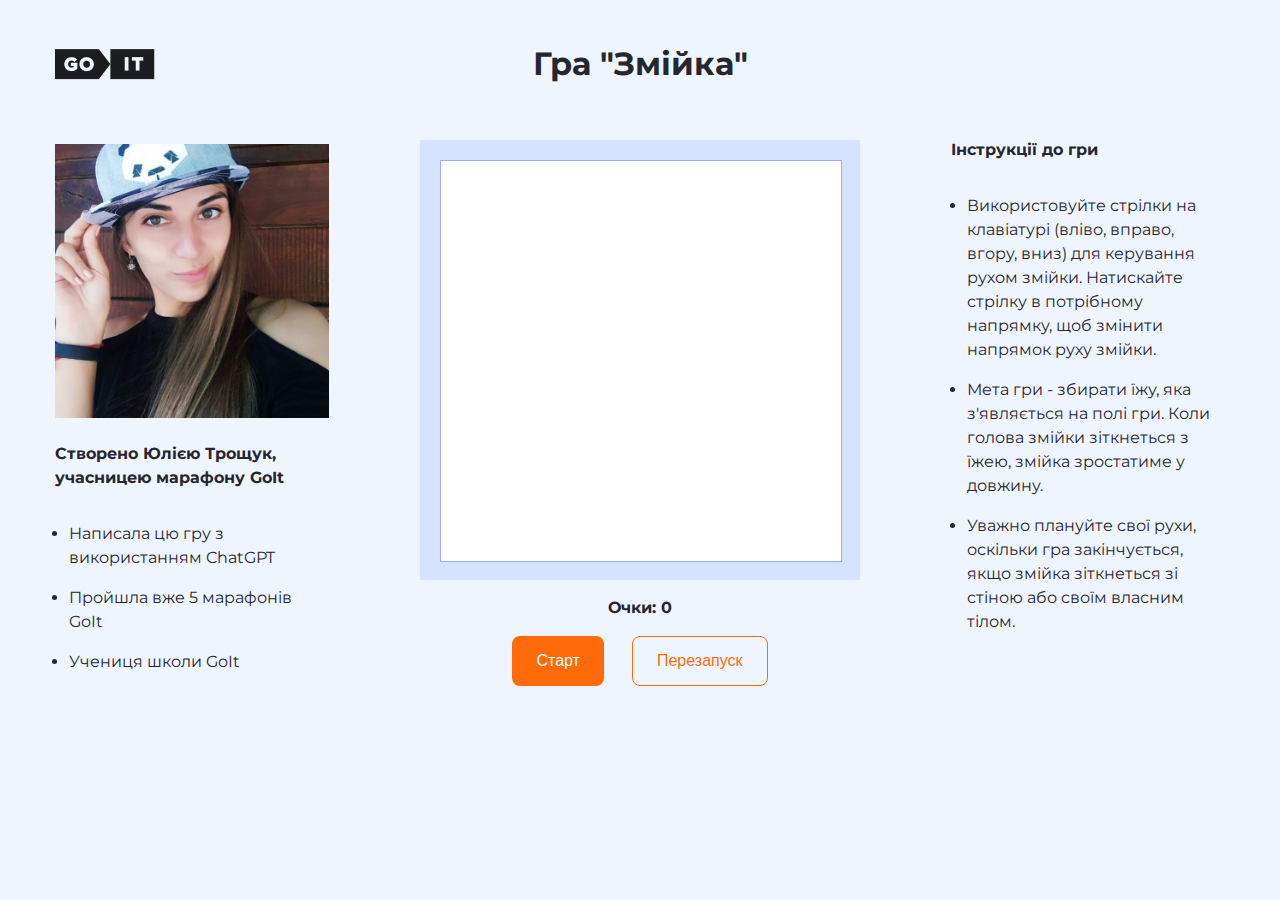
<file: src/index.html>
<!DOCTYPE html>
<html lang="en">
  <head>
    <meta charset="UTF-8" />
    <meta http-equiv="X-UA-Compatible" content="IE=edge" />
    <meta name="viewport" content="width=device-width, initial-scale=1.0" />
    <title>Document</title>

    <link rel="preconnect" href="https://fonts.googleapis.com" />
    <link rel="preconnect" href="https://fonts.gstatic.com" crossorigin />
    <link
      href="https://fonts.googleapis.com/css2?family=Montserrat:wght@400;700&display=swap"
      rel="stylesheet"
    />

    <link rel="stylesheet" href="./styles.css" />
  </head>

  <body>
    <div class="main-container">
      <div class="about-me-container">
        <img src="./img/logo.png" alt="GOIT logo" class="logo" />

        <img src="./img/picture1.jpeg" alt="My photo" width="274" />

        <h2 class="my-name">Створено Юлією Трощук, учасницею марафону GoIt</h2>

        <ul class="about-me-list">
          <li class="about-me-list-item">
            Написала цю гру з використанням ChatGPT
          </li>
          <li class="about-me-list-item">Пройшла вже 5 марафонів GoIt</li>
          <li class="about-me-list-item">Учениця школи GoIt</li>
        </ul>
      </div>
      <div class="game-container">
        <h1 class="game-title">Гра "Змійка"</h1>

        <div class="game-area">
          <canvas class="game-canvas" width="400" height="400"></canvas>
        </div>

        <div class="game-score">Очки: 0</div>
        <div class="game-controls">
          <button class="game-start">Старт</button>
          <button class="game-reset">Перезапуск</button>
        </div>
      </div>
      <div class="instructions-container">
        <h3 class="instructions-title">Інструкції до гри</h3>
        <ul class="instructions-list">
          <li class="instructions-list-item">
            Використовуйте стрілки на клавіатурі (вліво, вправо, вгору, вниз)
            для керування рухом змійки. Натискайте стрілку в потрібному
            напрямку, щоб змінити напрямок руху змійки.
          </li>
          <li class="instructions-list-item">
            Мета гри - збирати їжу, яка з'являється на полі гри. Коли голова
            змійки зіткнеться з їжею, змійка зростатиме у довжину.
          </li>
          <li class="instructions-list-item">
            Уважно плануйте свої рухи, оскільки гра закінчується, якщо змійка
            зіткнеться зі стіною або своїм власним тілом.
          </li>
        </ul>
      </div>
    </div>
    <script src="./main.js"></script>
  </body>
</html>
</file>
<file: src/styles.css>
body {
  font-family: 'Montserrat', sans-serif;
  background: #EFF5FF;
}

.my-name {
  color: #262630;
  font-size: 16px;
  font-weight: 700;
  line-height: 24px;
  margin-top: 20px;
  margin-bottom: 32px;
}

.about-me-container {
  width: 274px;
}

.logo {
  margin-bottom: 60px;
}

.about-me-list {
  padding-left: 14px;
}

.about-me-list-item {
  color: #262630;
  font-size: 16px;
  font-weight: 400;
  line-height: 24px;
  margin-bottom: 16px;
}

.game-title {
  color: #262630;
  text-align: center;
  font-size: 32px;
  font-weight: 700;
  line-height: 32px;
  margin-bottom: 60px;
  margin-top: 0;
}

.main-container {
  width: 1170px;
  margin: 0 auto;
  display: flex;
  justify-content: space-between;
  padding-top: 40px;
  padding-bottom: 44px;
  box-sizing: border-box;
}

.game-container {
  width: 440px;
}

.instructions-container {
  width: 274px;
}

.game-area {
  background: #D5E3FF;
  width: 440px;
  height: 440px;
  padding-left: 20px;
  padding-right: 20px;
  padding-top: 20px;
  padding-bottom: 20px;
  box-sizing: border-box;
}

.game-canvas {
  border: 1px solid #9EADF2;
  background: #FFF;
}

.game-score {
  color: #262630;
  font-size: 16px;
  font-weight: 700;
  line-height: 24px;
  margin-top: 16px;
  margin-bottom: 16px;
  text-align: center;
}

.game-start {
  border-radius: 8px;
  background: #FF6B0A;
  padding-left: 24px;
  padding-right: 24px;
  padding-top: 12px;
  padding-bottom: 12px;
  box-sizing: border-box;
  border: none;
  color: #FFF;
  font-size: 16px;
  font-weight: 400;
  line-height: 24px;
  margin-right: 28px;
  cursor: pointer;
}

.game-reset {
  border-radius: 8px;
  border: 1px solid #FF6B0A;
  color: #FF6B0A;
  font-size: 16px;
  font-weight: 400;
  line-height: 24px;
  cursor: pointer;
  padding-left: 24px;
  padding-right: 24px;
  padding-top: 12px;
  padding-bottom: 12px;
  box-sizing: border-box;
  background: #EFF5FF;
}

.game-controls {
  display: flex;
  justify-content: center;
}

.instructions-title {
  color: #262630;
  font-size: 16px;
  font-weight: 700;
  line-height: 24px;
  margin-bottom: 32px;
  margin-top: 90px;
}

.instructions-list {
  padding-left: 16px;
}

.instructions-list-item {
  color: #262630;
  font-size: 16px;
  font-weight: 400;
  line-height: 24px;
  margin-bottom: 16px;
}
</file>
